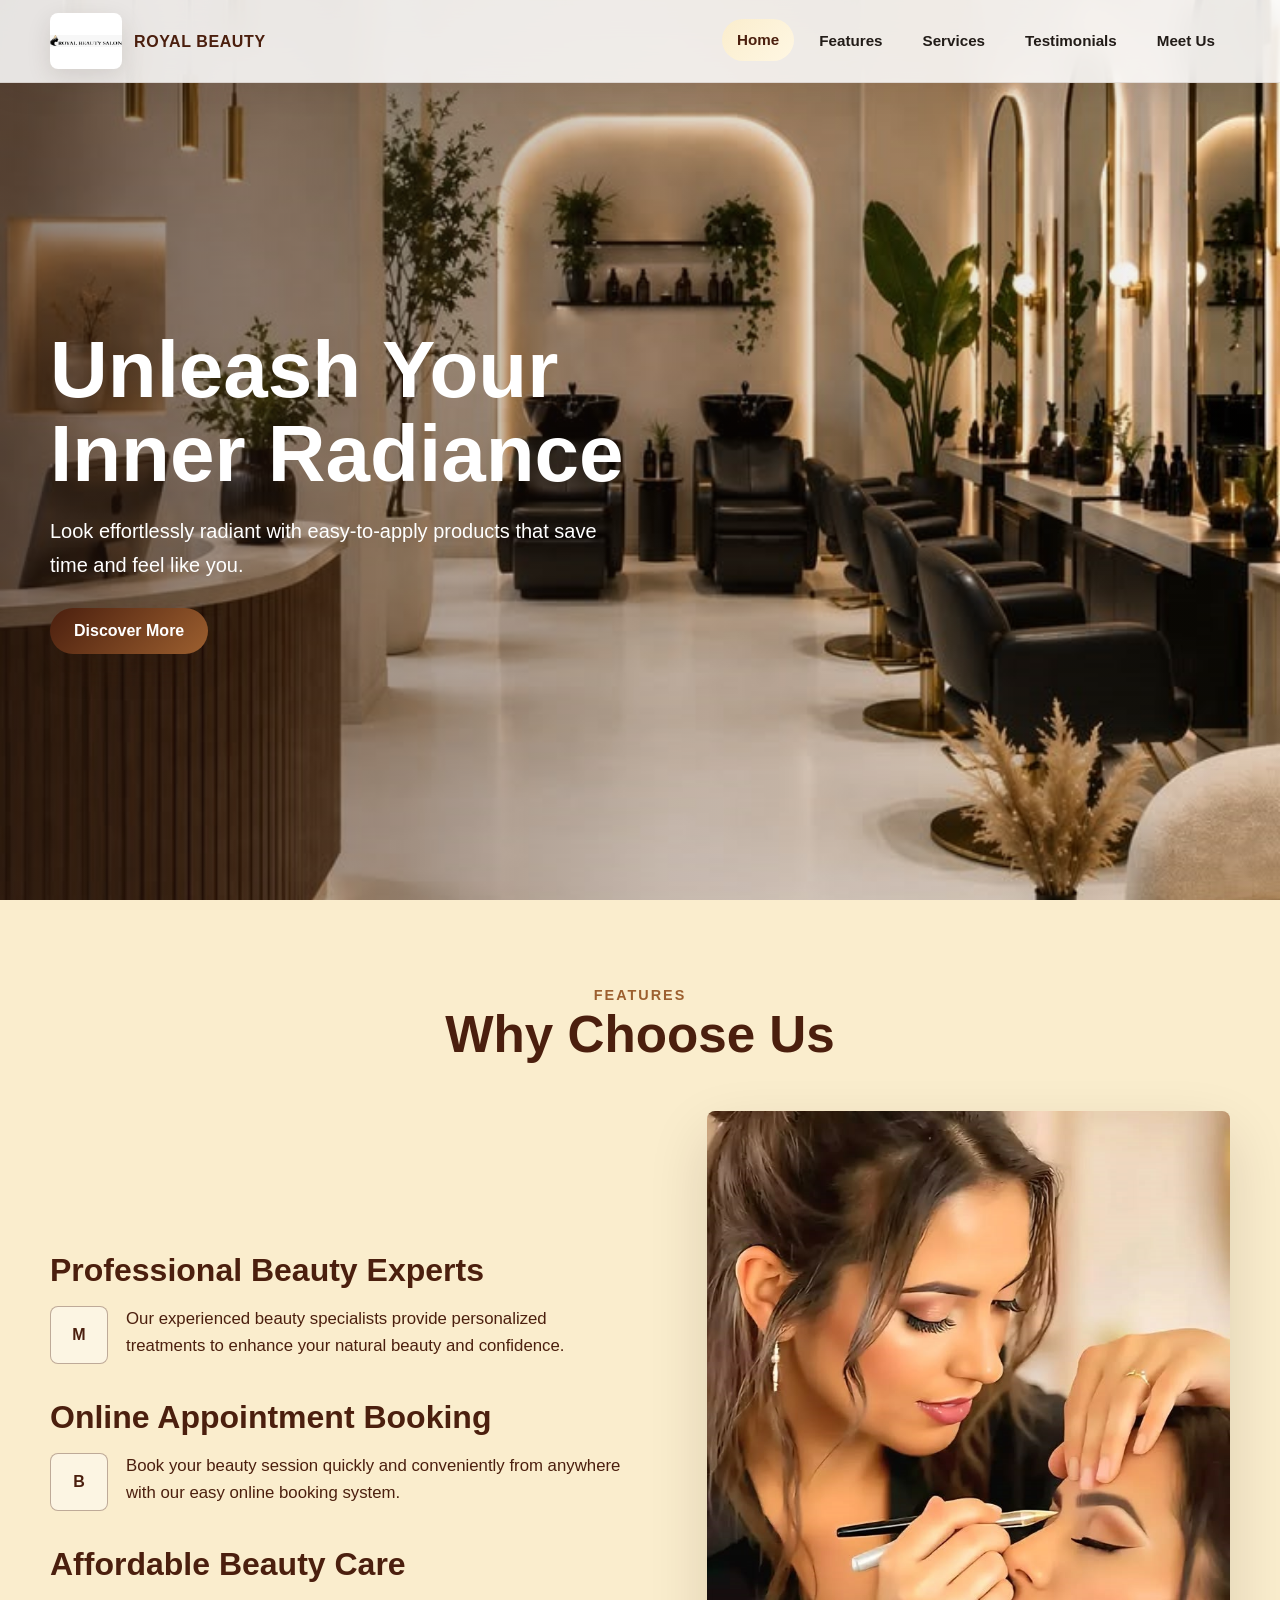
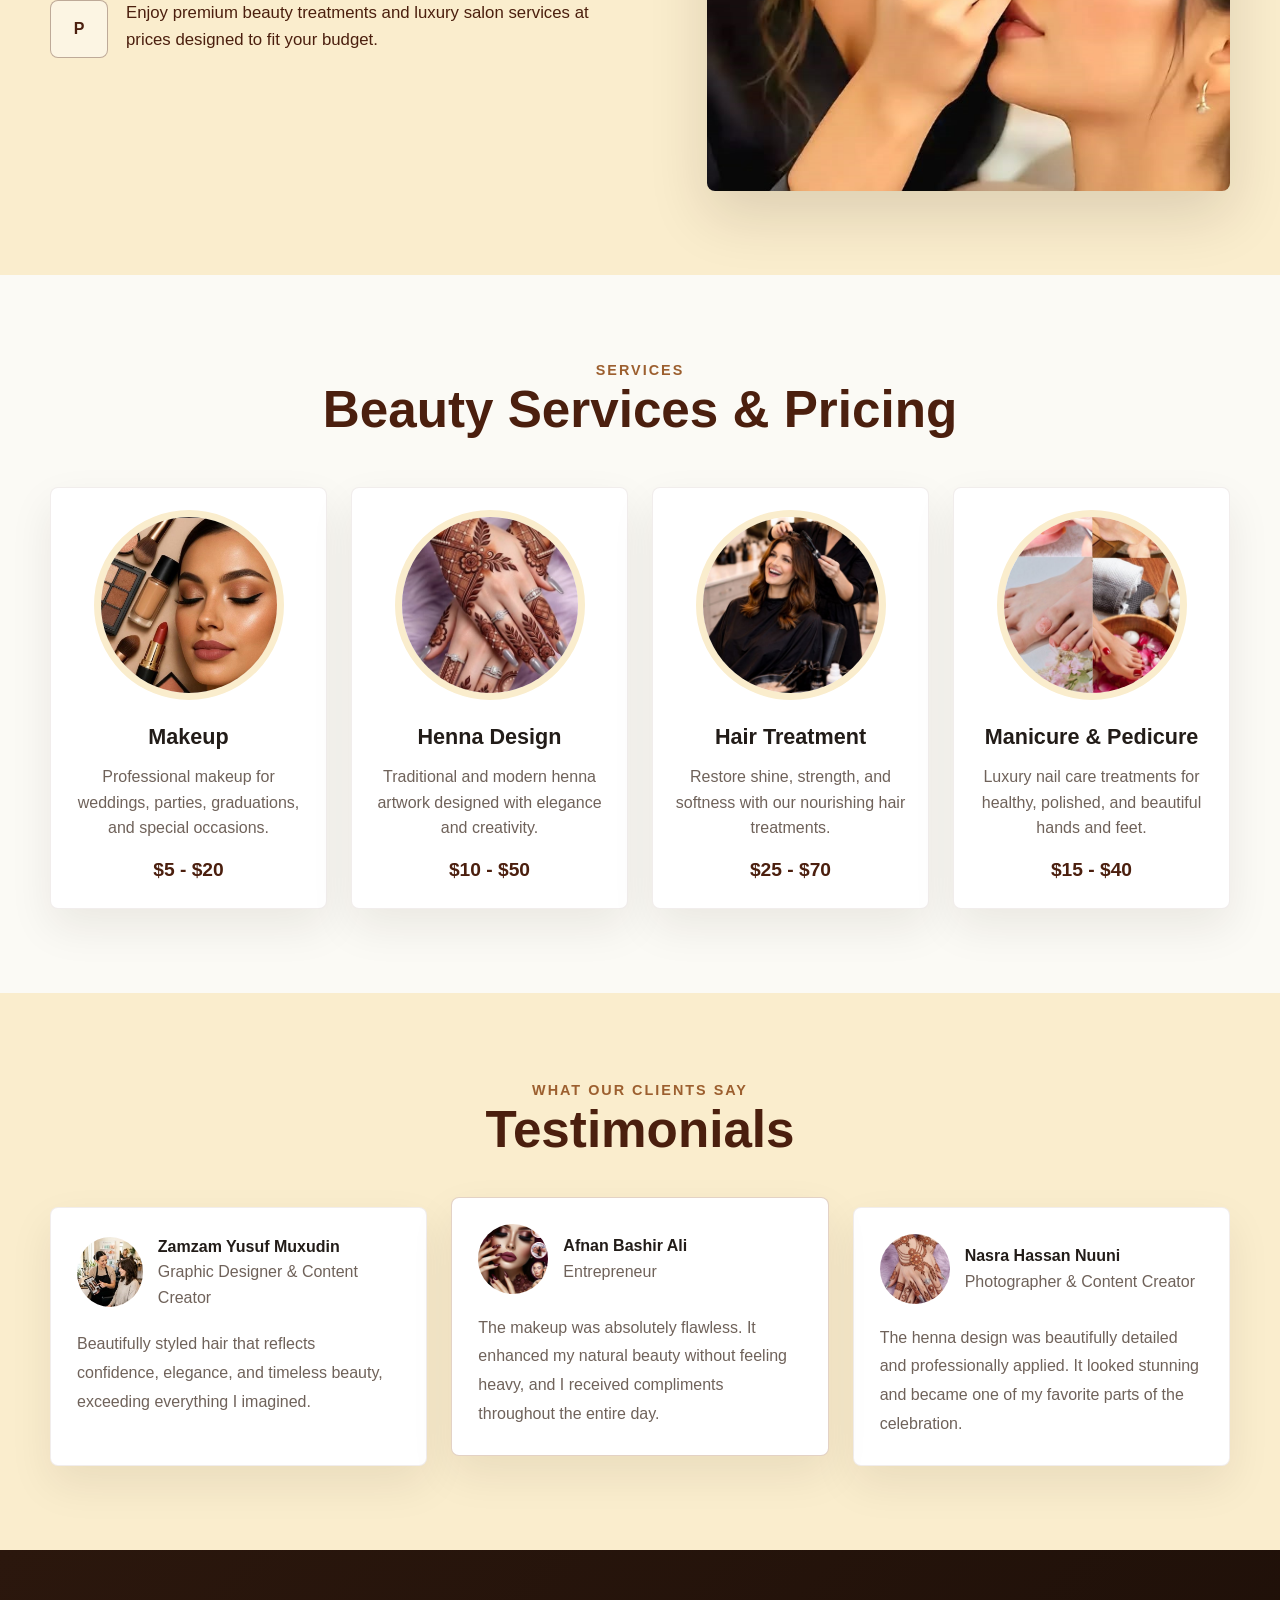
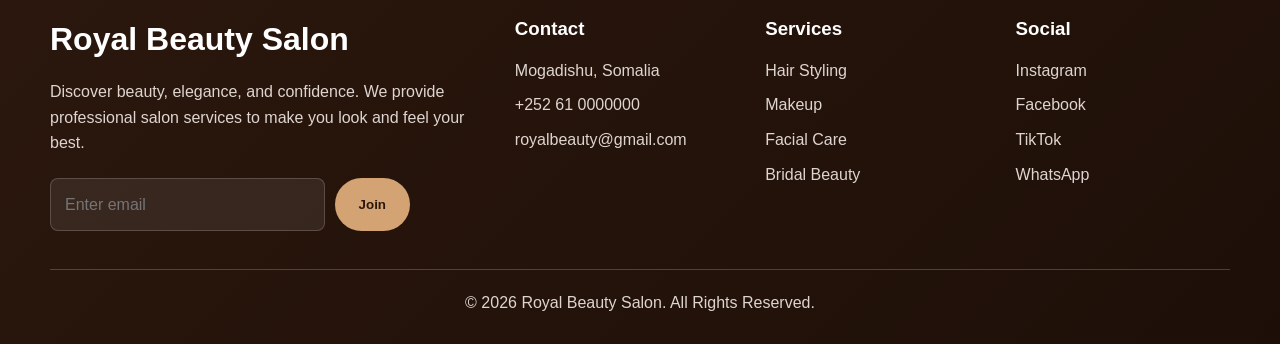
<file: index.html>
<!DOCTYPE html>
<html lang="en">
<head>
    <meta charset="UTF-8">
    <meta name="viewport" content="width=device-width, initial-scale=1.0">
    <title>Royal Beauty Salon | Home</title>
    <link rel="stylesheet" href="./style.css">
</head>
<body>
    <header class="site-header">
        <div class="nav">
            <a class="logo" href="index.html" aria-label="Royal Beauty Salon home">
                <img src="logo.jpeg" alt="Royal Beauty Salon logo">
                <span>Royal Beauty</span>
            </a>

            <input class="nav-toggle" type="checkbox" id="menu-toggle">
            <label class="bar" for="menu-toggle" aria-label="Open navigation">
                <span></span>
                <span></span>
                <span></span>
            </label>

            <nav class="nav-section" aria-label="Main navigation">
                <ul>
                    <li><a class="active" href="index.html">Home</a></li>
                    <li><a href="features.html">Features</a></li>
                    <li><a href="services.html">Services</a></li>
                    <li><a href="testimonials.html">Testimonials</a></li>
                    <li><a href="contact.html">Meet Us</a></li>
                </ul>
            </nav>
        </div>
    </header>

    <main>
        <section id="home" class="hero">
            <div class="hero-content">
                <h1>Unleash Your <br>Inner Radiance</h1>
                <p>Look effortlessly radiant with easy-to-apply products that save time and feel like you.</p>
                <a href="services.html" class="btn">Discover More</a>
            </div>
        </section>

        <section id="feature">
            <div class="title-text">
                <p>FEATURES</p>
                <h2>Why Choose Us</h2>
            </div>

            <div class="feature-box">
                <div class="features">
                    <div>
                        <h3>Professional Beauty Experts</h3>
                        <div class="features-item">
                            <div class="feature-icon">M</div>
                            <div class="feature-text">
                                <p>Our experienced beauty specialists provide personalized treatments to enhance your natural beauty and confidence.</p>
                            </div>
                        </div>
                    </div>

                    <div>
                        <h3>Online Appointment Booking</h3>
                        <div class="features-item">
                            <div class="feature-icon">B</div>
                            <div class="feature-text">
                                <p>Book your beauty session quickly and conveniently from anywhere with our easy online booking system.</p>
                            </div>
                        </div>
                    </div>

                    <div>
                        <h3>Affordable Beauty Care</h3>
                        <div class="features-item">
                            <div class="feature-icon">P</div>
                            <div class="feature-text">
                                <p>Enjoy premium beauty treatments and luxury salon services at prices designed to fit your budget.</p>
                            </div>
                        </div>
                    </div>
                </div>

                <div class="features-img">
                    <img src="f2.jpg" alt="Beauty salon service">
                </div>
            </div>
        </section>

        <section class="service" id="services">
            <div class="section-heading">
                <p>SERVICES</p>
                <h2>Beauty Services & Pricing</h2>
            </div>

            <div class="service-grid">
                <article class="service-card">
                    <img src="4.jpg" alt="Makeup service">
                    <h3>Makeup</h3>
                    <p>Professional makeup for weddings, parties, graduations, and special occasions.</p>
                    <span>$5 - $20</span>
                </article>

                <article class="service-card">
                    <img src="5.jpg" alt="Henna design">
                    <h3>Henna Design</h3>
                    <p>Traditional and modern henna artwork designed with elegance and creativity.</p>
                    <span>$10 - $50</span>
                </article>

                <article class="service-card">
                    <img src="1.jpg" alt="Hair treatment">
                    <h3>Hair Treatment</h3>
                    <p>Restore shine, strength, and softness with our nourishing hair treatments.</p>
                    <span>$25 - $70</span>
                </article>

                <article class="service-card">
                    <img src="33.jpg" alt="Manicure and pedicure">
                    <h3>Manicure & Pedicure</h3>
                    <p>Luxury nail care treatments for healthy, polished, and beautiful hands and feet.</p>
                    <span>$15 - $40</span>
                </article>
            </div>
        </section>

        <section class="testimonials" id="testimonial">
            <div class="title">
                <span>What Our Clients Say</span>
                <h2>Testimonials</h2>
            </div>

            <div class="testimonial-container">
                <article class="card">
                    <div class="profile">
                        <img src="test2.jpg" alt="Hair client">
                        <div class="profile-info">
                            <h3>Zamzam Yusuf Muxudin</h3>
                            <p>Graphic Designer & Content Creator</p>
                        </div>
                    </div>
                    <p class="text">Beautifully styled hair that reflects confidence, elegance, and timeless beauty, exceeding everything I imagined.</p>
                </article>

                <article class="card active-card">
                    <div class="profile">
                        <img src="feature pic.jpg" alt="Makeup client">
                        <div class="profile-info">
                            <h3>Afnan Bashir Ali</h3>
                            <p>Entrepreneur</p>
                        </div>
                    </div>
                    <p class="text">The makeup was absolutely flawless. It enhanced my natural beauty without feeling heavy, and I received compliments throughout the entire day.</p>
                </article>

                <article class="card">
                    <div class="profile">
                        <img src="test5.jpg" alt="Henna client">
                        <div class="profile-info">
                            <h3>Nasra Hassan Nuuni</h3>
                            <p>Photographer & Content Creator</p>
                        </div>
                    </div>
                    <p class="text">The henna design was beautifully detailed and professionally applied. It looked stunning and became one of my favorite parts of the celebration.</p>
                </article>
            </div>
        </section>
    </main>

    <footer class="footer" id="contact">
        <div class="footer-container">
            <div class="footer-brand">
                <h2>Royal Beauty Salon</h2>
                <p>Discover beauty, elegance, and confidence. We provide professional salon services to make you look and feel your best.</p>
                <form class="subscribe">
                    <input type="email" placeholder="Enter email" aria-label="Email address">
                    <button type="submit">Join</button>
                </form>
            </div>

            <div class="footer-info">
                <h3>Contact</h3>
                <p>Mogadishu, Somalia</p>
                <p>+252 61 0000000</p>
                <p>royalbeauty@gmail.com</p>
            </div>

            <div class="footer-info">
                <h3>Services</h3>
                <p>Hair Styling</p>
                <p>Makeup</p>
                <p>Facial Care</p>
                <p>Bridal Beauty</p>
            </div>

            <div class="footer-info">
                <h3>Social</h3>
                <p>Instagram</p>
                <p>Facebook</p>
                <p>TikTok</p>
                <p>WhatsApp</p>
            </div>
        </div>

        <div class="footer-bottom">
            <p>&copy; 2026 Royal Beauty Salon. All Rights Reserved.</p>
        </div>
    </footer>
</body>
</html>
</file>
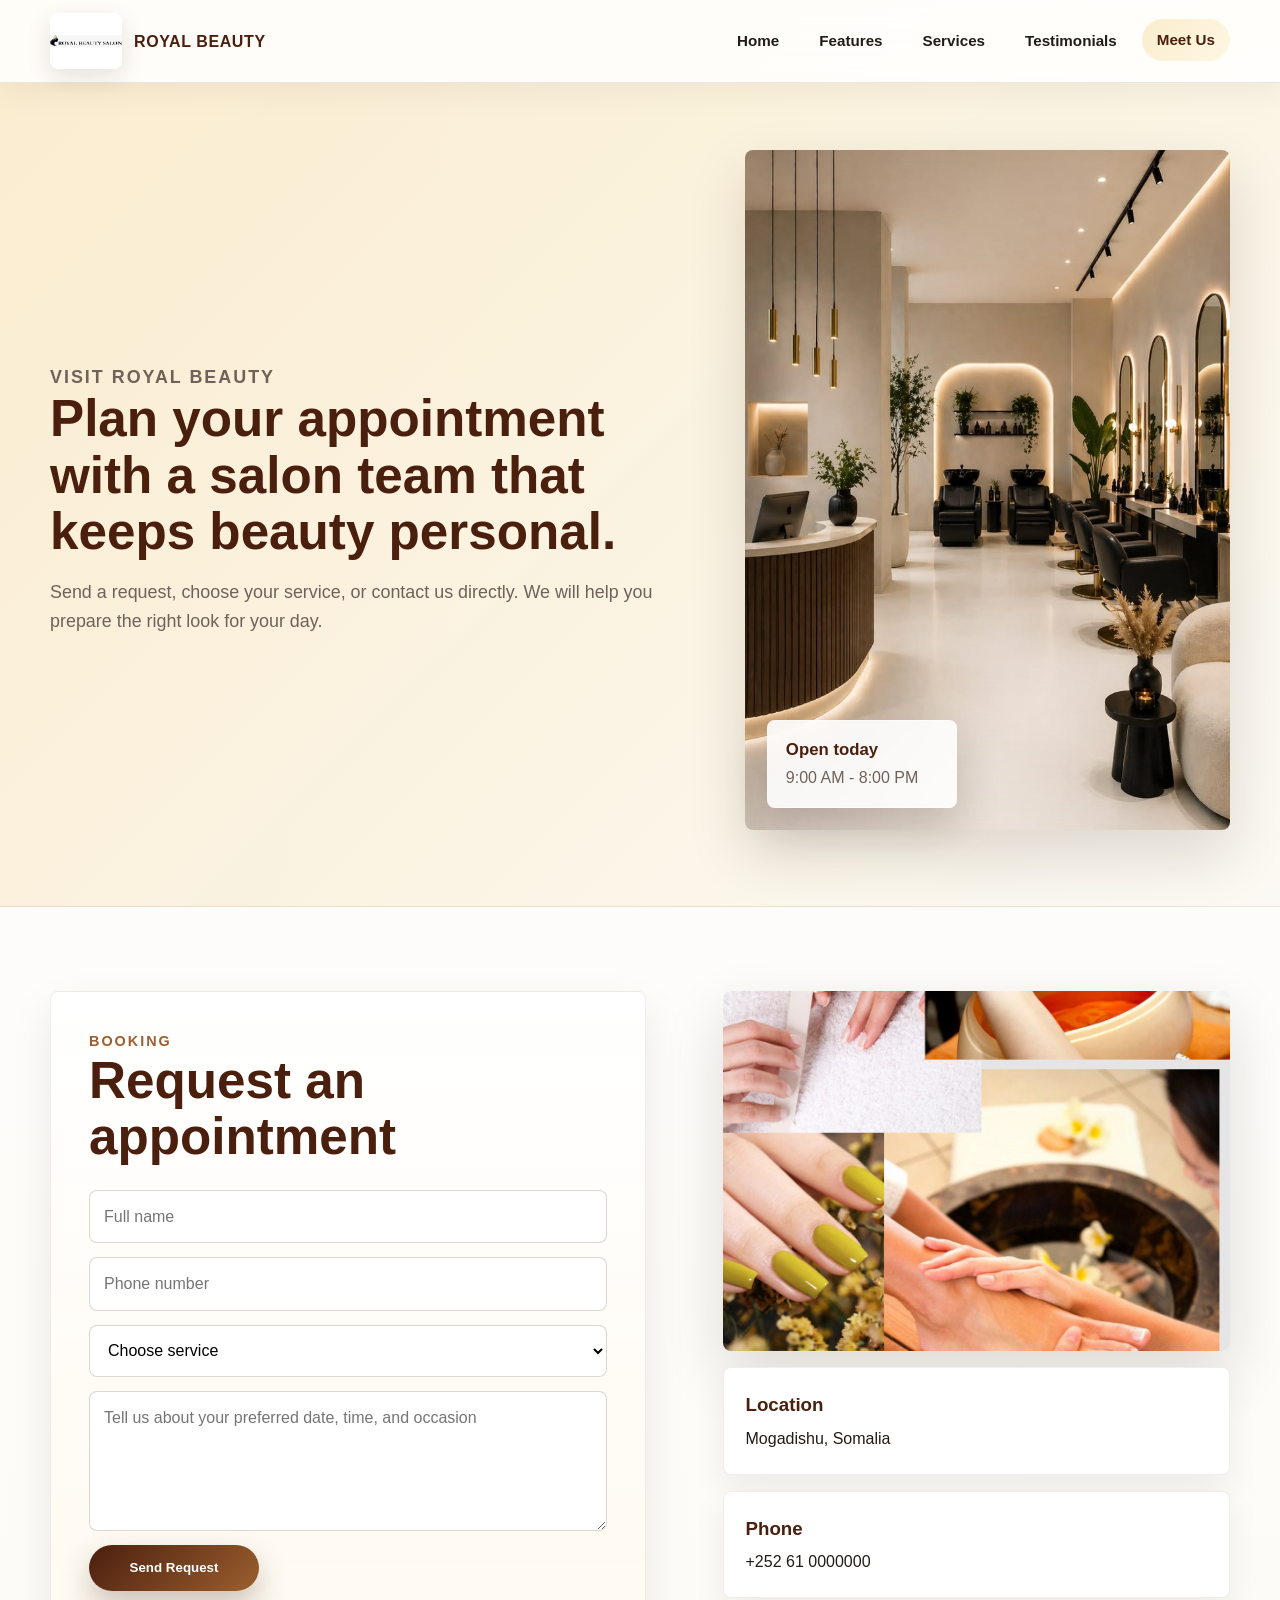
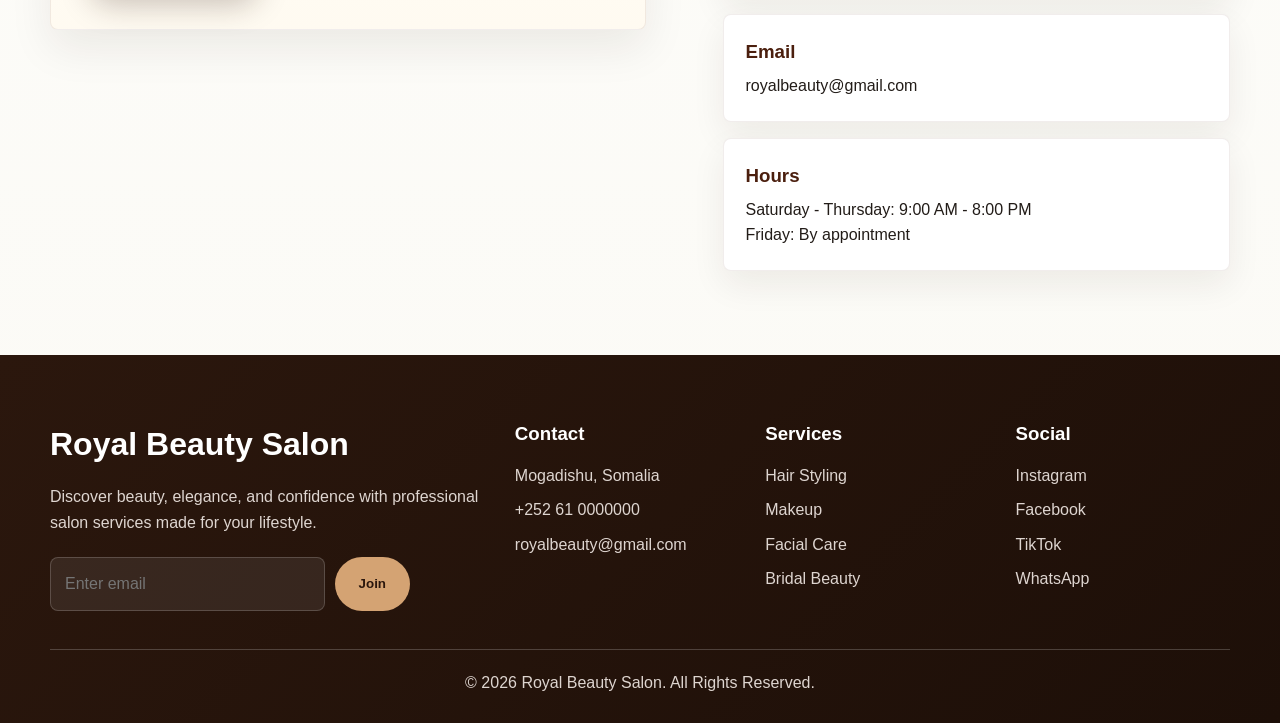
<file: contact.html>
<!DOCTYPE html>
<html lang="en">
<head>
    <meta charset="UTF-8">
    <meta name="viewport" content="width=device-width, initial-scale=1.0">
    <title>Royal Beauty Salon | Meet Us</title>
    <link rel="stylesheet" href="./style.css">
</head>
<body>
    <header class="site-header">
        <div class="nav">
            <a class="logo" href="index.html" aria-label="Royal Beauty Salon home"><img src="logo.jpeg" alt="Royal Beauty Salon logo"><span>Royal Beauty</span></a>
            <input class="nav-toggle" type="checkbox" id="menu-toggle">
            <label class="bar" for="menu-toggle" aria-label="Open navigation"><span></span><span></span><span></span></label>
            <nav class="nav-section" aria-label="Main navigation">
                <ul>
                    <li><a href="index.html">Home</a></li>
                    <li><a href="features.html">Features</a></li>
                    <li><a href="services.html">Services</a></li>
                    <li><a href="testimonials.html">Testimonials</a></li>
                    <li><a class="active" href="contact.html">Meet Us</a></li>
                </ul>
            </nav>
        </div>
    </header>

    <main>
        <section class="page-hero">
            <div class="page-hero-inner">
                <div>
                    <p class="eyebrow">Visit Royal Beauty</p>
                    <h1>Plan your appointment with a salon team that keeps beauty personal.</h1>
                    <p>Send a request, choose your service, or contact us directly. We will help you prepare the right look for your day.</p>
                </div>
                <div class="contact-hero-card">
                    <img class="page-image" src="hero pic.jpg" alt="Modern Royal Beauty Salon interior">
                    <div class="hero-note">
                        <strong>Open today</strong>
                        <span>9:00 AM - 8:00 PM</span>
                    </div>
                </div>
            </div>
        </section>

        <section class="page-section">
            <div class="contact-layout">
                <div class="contact-panel">
                    <div class="section-heading">
                        <p>BOOKING</p>
                        <h2>Request an appointment</h2>
                    </div>
                    <form class="contact-form">
                        <input type="text" placeholder="Full name" aria-label="Full name">
                        <input type="tel" placeholder="Phone number" aria-label="Phone number">
                        <select aria-label="Service">
                            <option>Choose service</option>
                            <option>Makeup</option>
                            <option>Henna Design</option>
                            <option>Hair Treatment</option>
                            <option>Manicure & Pedicure</option>
                        </select>
                        <textarea placeholder="Tell us about your preferred date, time, and occasion" aria-label="Appointment details"></textarea>
                        <button type="submit">Send Request</button>
                    </form>
                </div>

                <div class="contact-details">
                    <img class="contact-photo" src="3.png" alt="Salon manicure and pedicure collage">
                    <article><h3>Location</h3><p>Mogadishu, Somalia</p></article>
                    <article><h3>Phone</h3><p>+252 61 0000000</p></article>
                    <article><h3>Email</h3><p>royalbeauty@gmail.com</p></article>
                    <article><h3>Hours</h3><p>Saturday - Thursday: 9:00 AM - 8:00 PM</p><p>Friday: By appointment</p></article>
                </div>
            </div>
        </section>
    </main>

    <footer class="footer">
        <div class="footer-container">
            <div class="footer-brand"><h2>Royal Beauty Salon</h2><p>Discover beauty, elegance, and confidence with professional salon services made for your lifestyle.</p><form class="subscribe"><input type="email" placeholder="Enter email" aria-label="Email address"><button type="submit">Join</button></form></div>
            <div class="footer-info"><h3>Contact</h3><p>Mogadishu, Somalia</p><p>+252 61 0000000</p><p>royalbeauty@gmail.com</p></div>
            <div class="footer-info"><h3>Services</h3><p>Hair Styling</p><p>Makeup</p><p>Facial Care</p><p>Bridal Beauty</p></div>
            <div class="footer-info"><h3>Social</h3><p>Instagram</p><p>Facebook</p><p>TikTok</p><p>WhatsApp</p></div>
        </div>
        <div class="footer-bottom"><p>&copy; 2026 Royal Beauty Salon. All Rights Reserved.</p></div>
    </footer>
</body>
</html>
</file>
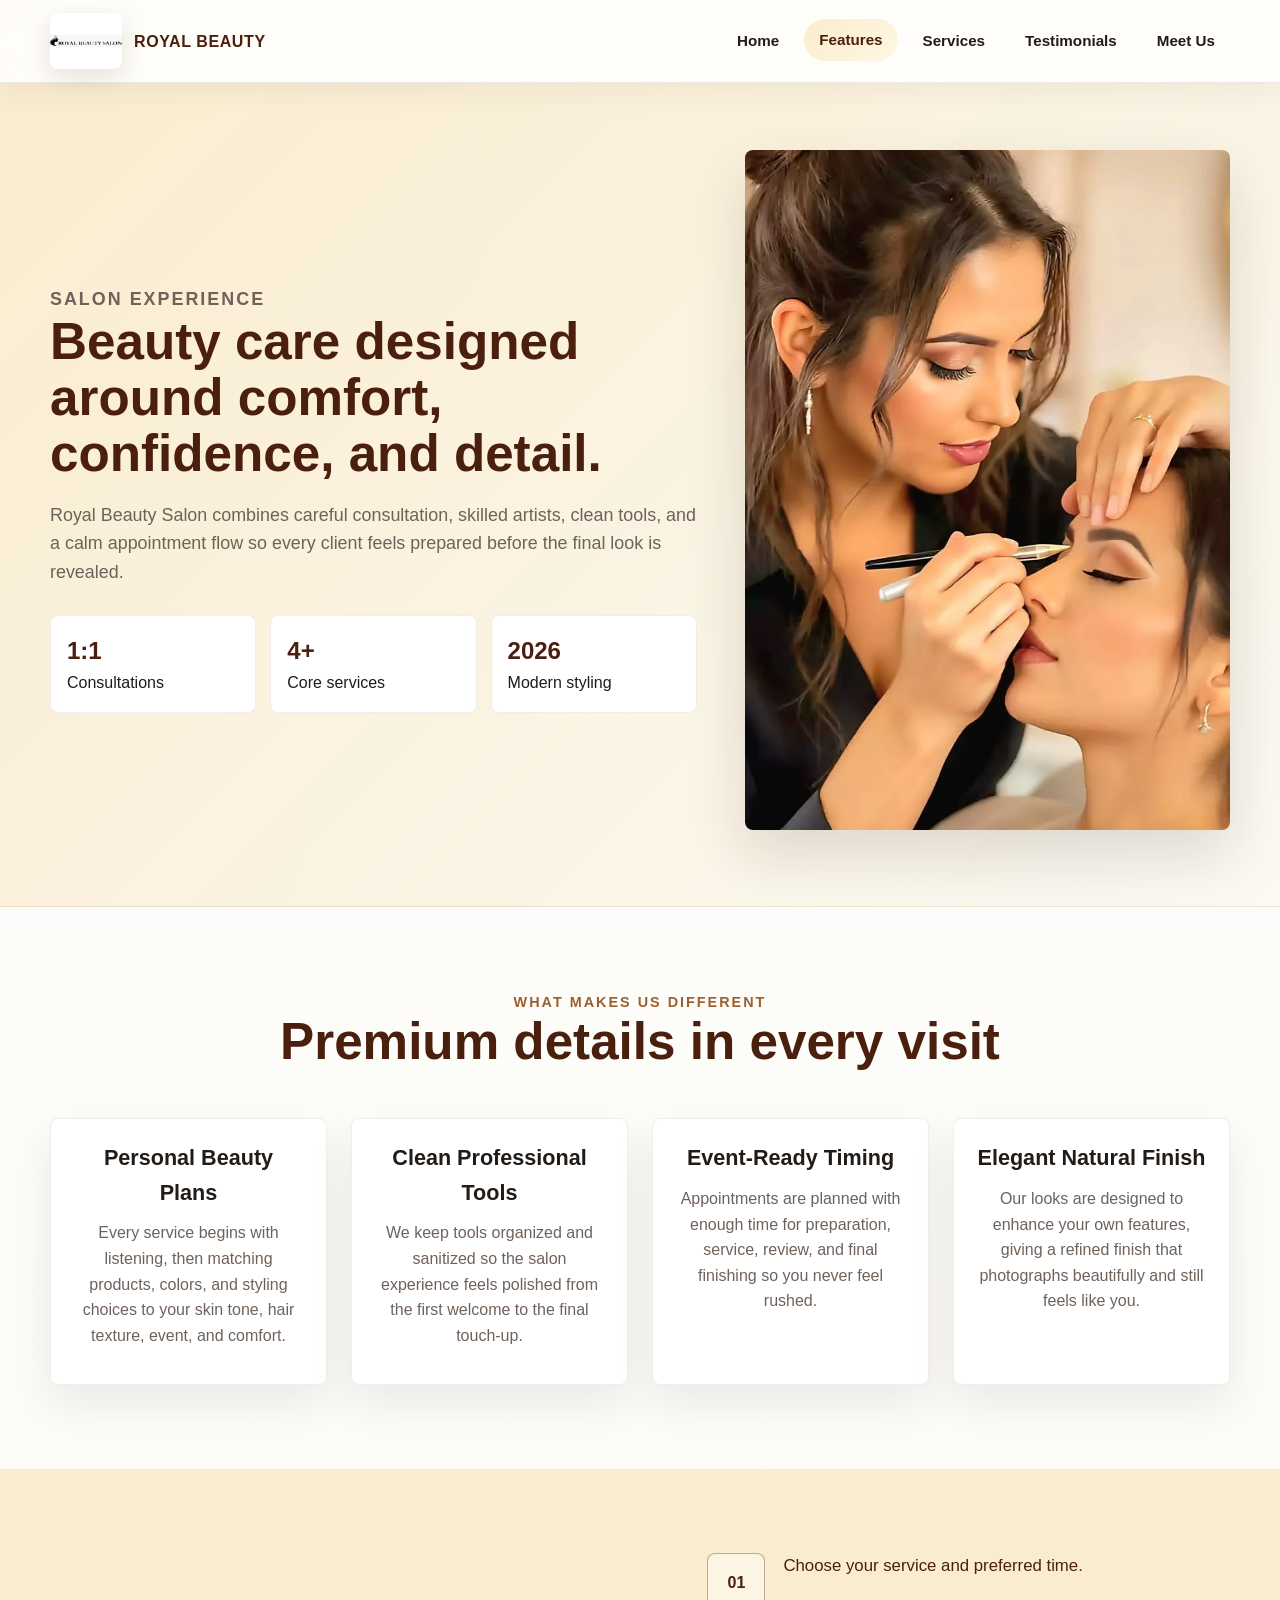
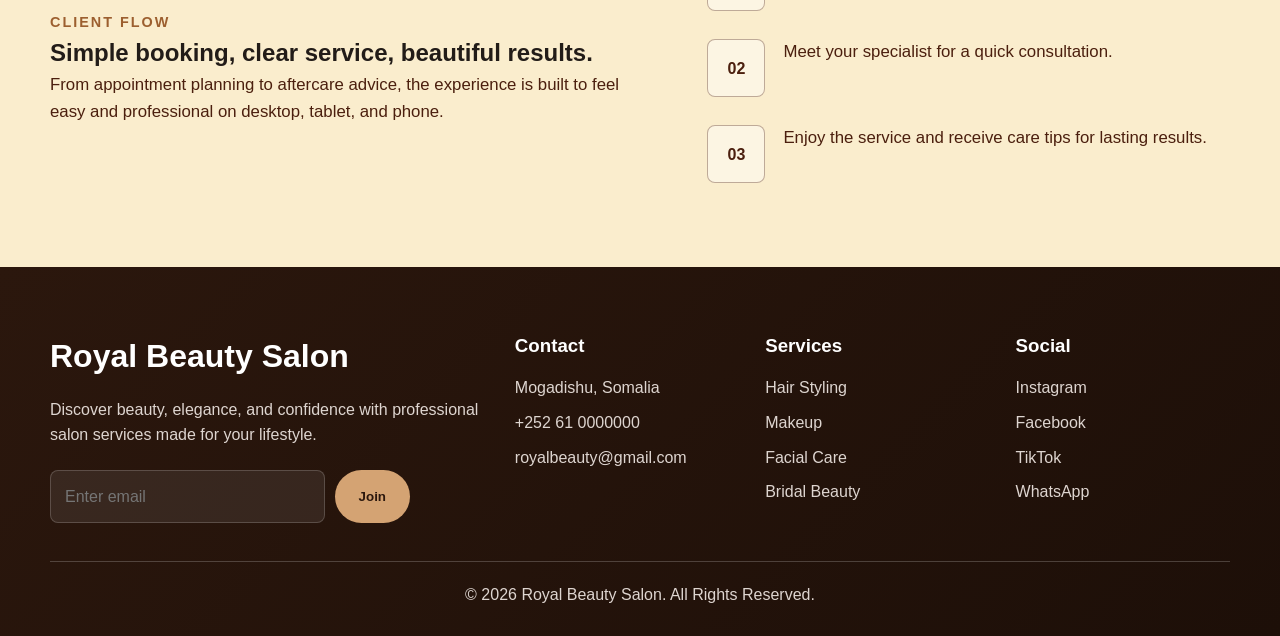
<file: features.html>
<!DOCTYPE html>
<html lang="en">
<head>
    <meta charset="UTF-8">
    <meta name="viewport" content="width=device-width, initial-scale=1.0">
    <title>Royal Beauty Salon | Features</title>
    <link rel="stylesheet" href="./style.css">
</head>
<body>
    <header class="site-header">
        <div class="nav">
            <a class="logo" href="index.html" aria-label="Royal Beauty Salon home">
                <img src="logo.jpeg" alt="Royal Beauty Salon logo">
                <span>Royal Beauty</span>
            </a>
            <input class="nav-toggle" type="checkbox" id="menu-toggle">
            <label class="bar" for="menu-toggle" aria-label="Open navigation"><span></span><span></span><span></span></label>
            <nav class="nav-section" aria-label="Main navigation">
                <ul>
                    <li><a href="index.html">Home</a></li>
                    <li><a class="active" href="features.html">Features</a></li>
                    <li><a href="services.html">Services</a></li>
                    <li><a href="testimonials.html">Testimonials</a></li>
                    <li><a href="contact.html">Meet Us</a></li>
                </ul>
            </nav>
        </div>
    </header>

    <main>
        <section class="page-hero">
            <div class="page-hero-inner">
                <div>
                    <p class="eyebrow">Salon Experience</p>
                    <h1>Beauty care designed around comfort, confidence, and detail.</h1>
                    <p>Royal Beauty Salon combines careful consultation, skilled artists, clean tools, and a calm appointment flow so every client feels prepared before the final look is revealed.</p>
                    <div class="stat-row">
                        <div class="stat"><strong>1:1</strong><span>Consultations</span></div>
                        <div class="stat"><strong>4+</strong><span>Core services</span></div>
                        <div class="stat"><strong>2026</strong><span>Modern styling</span></div>
                    </div>
                </div>
                <img class="page-image" src="f2.jpg" alt="Salon beauty feature">
            </div>
        </section>

        <section class="page-section">
            <div class="section-heading">
                <p>WHAT MAKES US DIFFERENT</p>
                <h2>Premium details in every visit</h2>
            </div>
            <div class="value-grid">
                <article class="value-card">
                    <h3>Personal Beauty Plans</h3>
                    <p>Every service begins with listening, then matching products, colors, and styling choices to your skin tone, hair texture, event, and comfort.</p>
                </article>
                <article class="value-card">
                    <h3>Clean Professional Tools</h3>
                    <p>We keep tools organized and sanitized so the salon experience feels polished from the first welcome to the final touch-up.</p>
                </article>
                <article class="value-card">
                    <h3>Event-Ready Timing</h3>
                    <p>Appointments are planned with enough time for preparation, service, review, and final finishing so you never feel rushed.</p>
                </article>
                <article class="value-card">
                    <h3>Elegant Natural Finish</h3>
                    <p>Our looks are designed to enhance your own features, giving a refined finish that photographs beautifully and still feels like you.</p>
                </article>
            </div>
        </section>

        <section class="page-section soft-band">
            <div class="split-layout">
                <div>
                    <p class="eyebrow">Client Flow</p>
                    <h2>Simple booking, clear service, beautiful results.</h2>
                    <p class="lead">From appointment planning to aftercare advice, the experience is built to feel easy and professional on desktop, tablet, and phone.</p>
                </div>
                <div class="features">
                    <div class="features-item">
                        <div class="feature-icon">01</div>
                        <div class="feature-text"><p>Choose your service and preferred time.</p></div>
                    </div>
                    <div class="features-item">
                        <div class="feature-icon">02</div>
                        <div class="feature-text"><p>Meet your specialist for a quick consultation.</p></div>
                    </div>
                    <div class="features-item">
                        <div class="feature-icon">03</div>
                        <div class="feature-text"><p>Enjoy the service and receive care tips for lasting results.</p></div>
                    </div>
                </div>
            </div>
        </section>
    </main>

    <footer class="footer">
        <div class="footer-container">
            <div class="footer-brand">
                <h2>Royal Beauty Salon</h2>
                <p>Discover beauty, elegance, and confidence with professional salon services made for your lifestyle.</p>
                <form class="subscribe"><input type="email" placeholder="Enter email" aria-label="Email address"><button type="submit">Join</button></form>
            </div>
            <div class="footer-info"><h3>Contact</h3><p>Mogadishu, Somalia</p><p>+252 61 0000000</p><p>royalbeauty@gmail.com</p></div>
            <div class="footer-info"><h3>Services</h3><p>Hair Styling</p><p>Makeup</p><p>Facial Care</p><p>Bridal Beauty</p></div>
            <div class="footer-info"><h3>Social</h3><p>Instagram</p><p>Facebook</p><p>TikTok</p><p>WhatsApp</p></div>
        </div>
        <div class="footer-bottom"><p>&copy; 2026 Royal Beauty Salon. All Rights Reserved.</p></div>
    </footer>
</body>
</html>
</file>
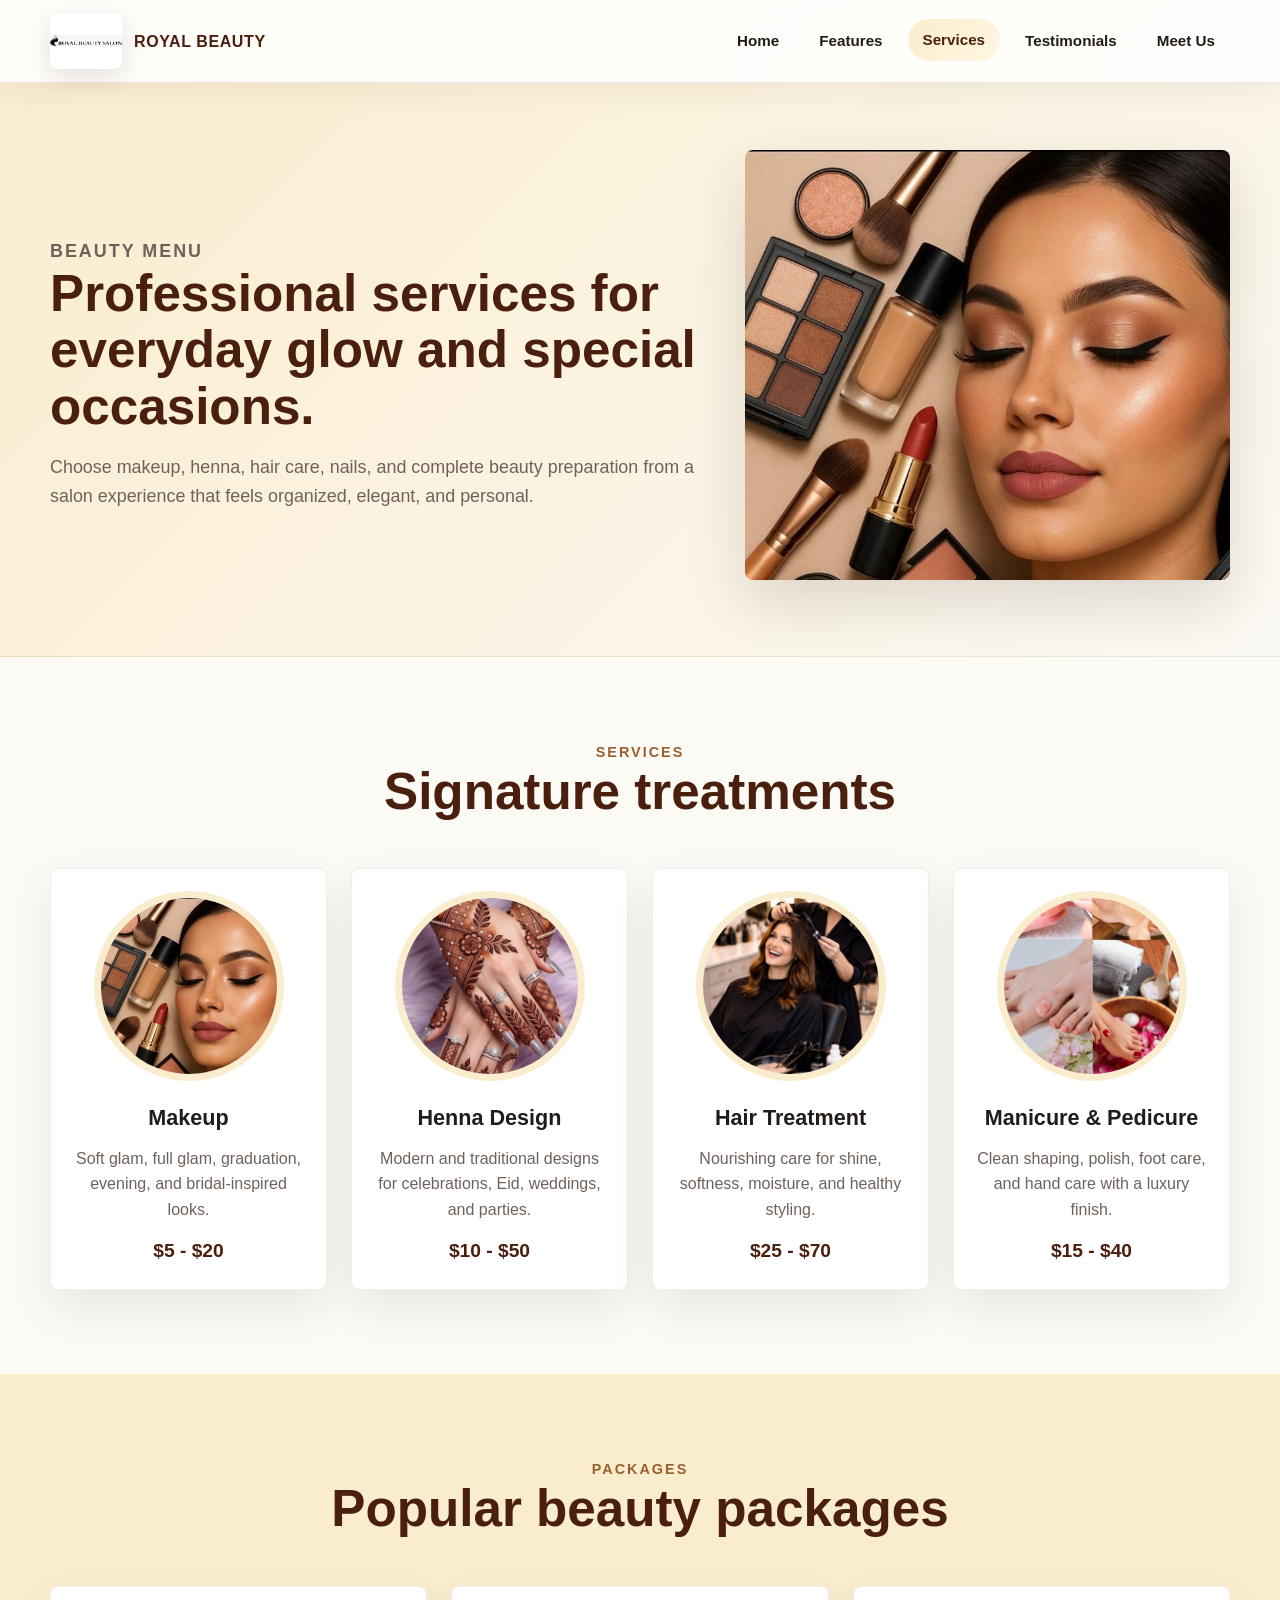
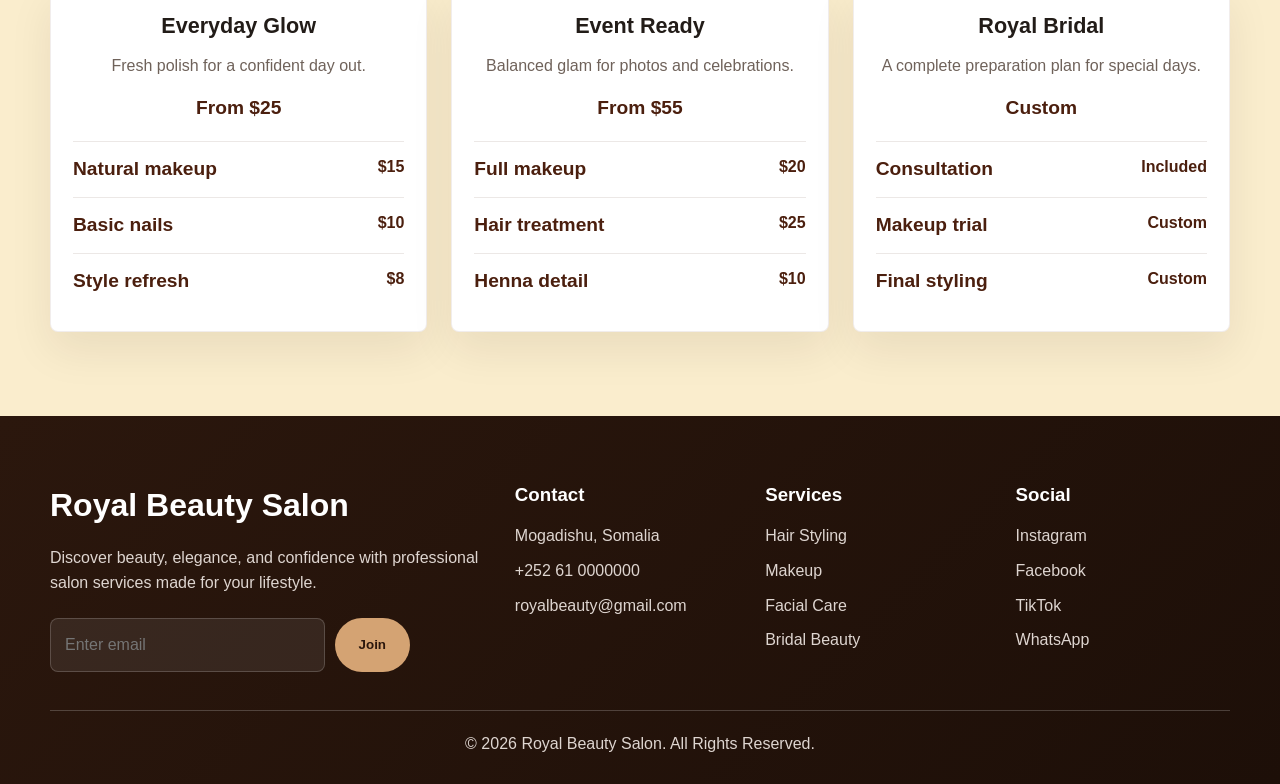
<file: services.html>
<!DOCTYPE html>
<html lang="en">
<head>
    <meta charset="UTF-8">
    <meta name="viewport" content="width=device-width, initial-scale=1.0">
    <title>Royal Beauty Salon | Services</title>
    <link rel="stylesheet" href="./style.css">
</head>
<body>
    <header class="site-header">
        <div class="nav">
            <a class="logo" href="index.html" aria-label="Royal Beauty Salon home"><img src="logo.jpeg" alt="Royal Beauty Salon logo"><span>Royal Beauty</span></a>
            <input class="nav-toggle" type="checkbox" id="menu-toggle">
            <label class="bar" for="menu-toggle" aria-label="Open navigation"><span></span><span></span><span></span></label>
            <nav class="nav-section" aria-label="Main navigation">
                <ul>
                    <li><a href="index.html">Home</a></li>
                    <li><a href="features.html">Features</a></li>
                    <li><a class="active" href="services.html">Services</a></li>
                    <li><a href="testimonials.html">Testimonials</a></li>
                    <li><a href="contact.html">Meet Us</a></li>
                </ul>
            </nav>
        </div>
    </header>

    <main>
        <section class="page-hero">
            <div class="page-hero-inner">
                <div>
                    <p class="eyebrow">Beauty Menu</p>
                    <h1>Professional services for everyday glow and special occasions.</h1>
                    <p>Choose makeup, henna, hair care, nails, and complete beauty preparation from a salon experience that feels organized, elegant, and personal.</p>
                </div>
                <img class="page-image" src="4.jpg" alt="Professional makeup service">
            </div>
        </section>

        <section class="service">
            <div class="section-heading">
                <p>SERVICES</p>
                <h2>Signature treatments</h2>
            </div>
            <div class="service-grid">
                <article class="service-card"><img src="4.jpg" alt="Makeup"><h3>Makeup</h3><p>Soft glam, full glam, graduation, evening, and bridal-inspired looks.</p><span>$5 - $20</span></article>
                <article class="service-card"><img src="5.jpg" alt="Henna design"><h3>Henna Design</h3><p>Modern and traditional designs for celebrations, Eid, weddings, and parties.</p><span>$10 - $50</span></article>
                <article class="service-card"><img src="1.jpg" alt="Hair treatment"><h3>Hair Treatment</h3><p>Nourishing care for shine, softness, moisture, and healthy styling.</p><span>$25 - $70</span></article>
                <article class="service-card"><img src="33.jpg" alt="Manicure and pedicure"><h3>Manicure & Pedicure</h3><p>Clean shaping, polish, foot care, and hand care with a luxury finish.</p><span>$15 - $40</span></article>
            </div>
        </section>

        <section class="page-section soft-band">
            <div class="section-heading">
                <p>PACKAGES</p>
                <h2>Popular beauty packages</h2>
            </div>
            <div class="pricing-grid">
                <article class="price-card">
                    <h3>Everyday Glow</h3>
                    <p>Fresh polish for a confident day out.</p>
                    <span>From $25</span>
                    <ul class="price-list">
                        <li><span>Natural makeup</span><strong>$15</strong></li>
                        <li><span>Basic nails</span><strong>$10</strong></li>
                        <li><span>Style refresh</span><strong>$8</strong></li>
                    </ul>
                </article>
                <article class="price-card">
                    <h3>Event Ready</h3>
                    <p>Balanced glam for photos and celebrations.</p>
                    <span>From $55</span>
                    <ul class="price-list">
                        <li><span>Full makeup</span><strong>$20</strong></li>
                        <li><span>Hair treatment</span><strong>$25</strong></li>
                        <li><span>Henna detail</span><strong>$10</strong></li>
                    </ul>
                </article>
                <article class="price-card">
                    <h3>Royal Bridal</h3>
                    <p>A complete preparation plan for special days.</p>
                    <span>Custom</span>
                    <ul class="price-list">
                        <li><span>Consultation</span><strong>Included</strong></li>
                        <li><span>Makeup trial</span><strong>Custom</strong></li>
                        <li><span>Final styling</span><strong>Custom</strong></li>
                    </ul>
                </article>
            </div>
        </section>
    </main>

    <footer class="footer">
        <div class="footer-container">
            <div class="footer-brand"><h2>Royal Beauty Salon</h2><p>Discover beauty, elegance, and confidence with professional salon services made for your lifestyle.</p><form class="subscribe"><input type="email" placeholder="Enter email" aria-label="Email address"><button type="submit">Join</button></form></div>
            <div class="footer-info"><h3>Contact</h3><p>Mogadishu, Somalia</p><p>+252 61 0000000</p><p>royalbeauty@gmail.com</p></div>
            <div class="footer-info"><h3>Services</h3><p>Hair Styling</p><p>Makeup</p><p>Facial Care</p><p>Bridal Beauty</p></div>
            <div class="footer-info"><h3>Social</h3><p>Instagram</p><p>Facebook</p><p>TikTok</p><p>WhatsApp</p></div>
        </div>
        <div class="footer-bottom"><p>&copy; 2026 Royal Beauty Salon. All Rights Reserved.</p></div>
    </footer>
</body>
</html>
</file>
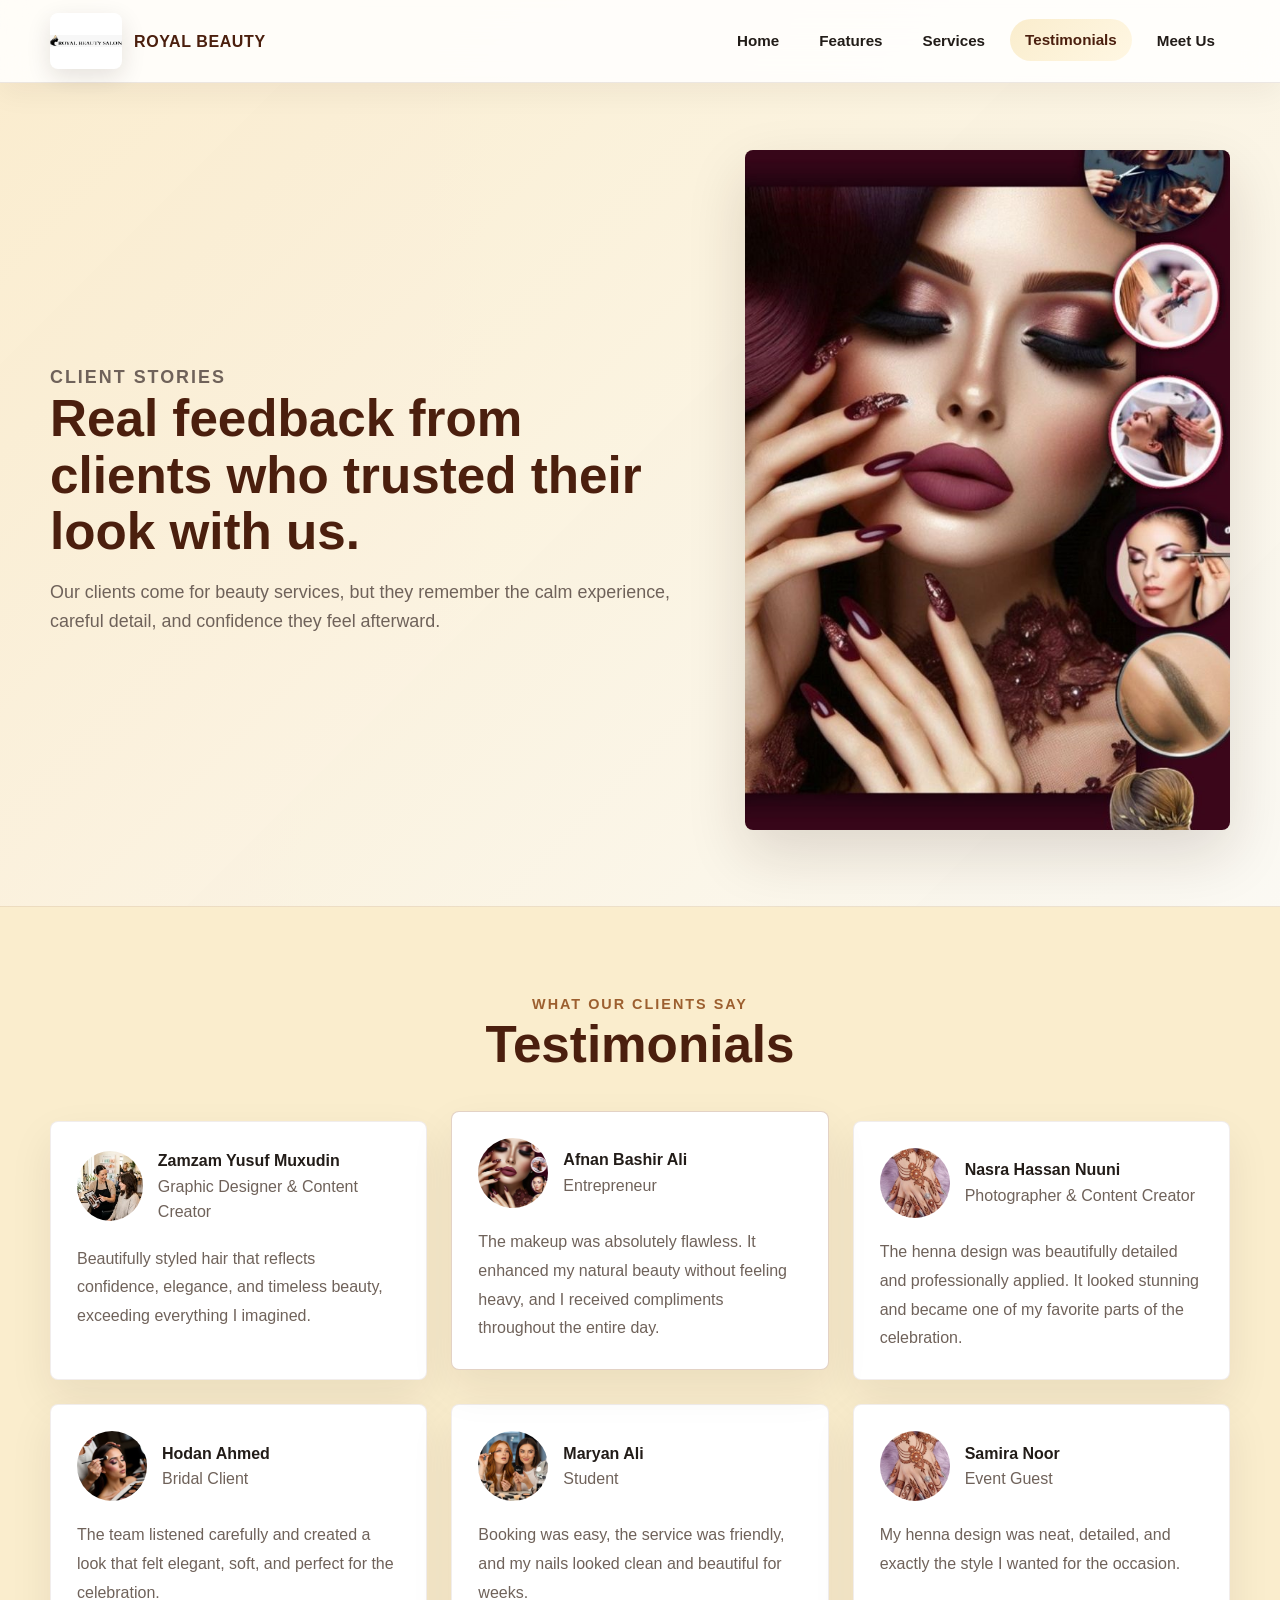
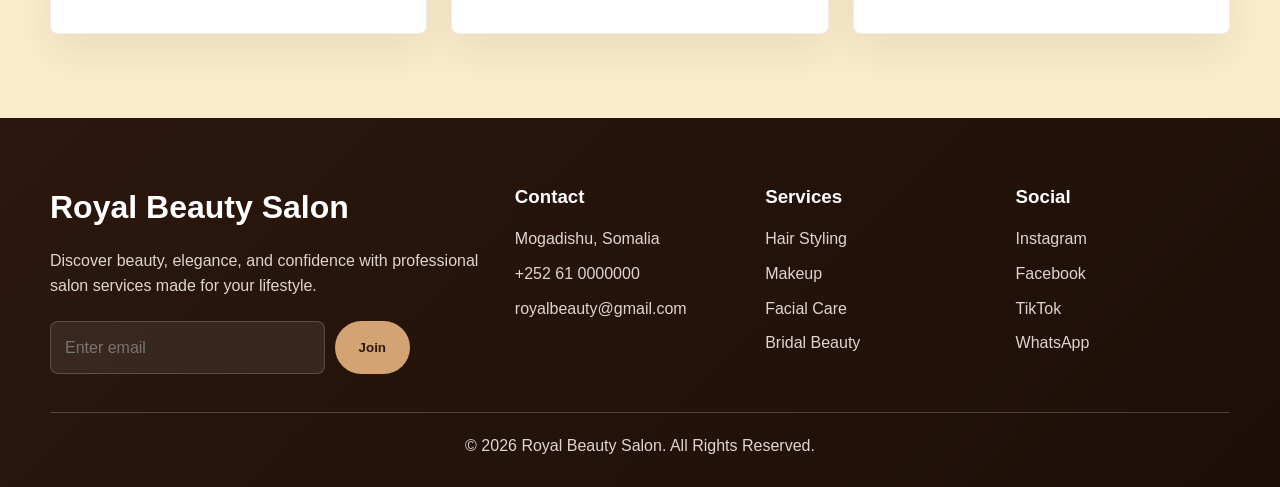
<file: testimonials.html>
<!DOCTYPE html>
<html lang="en">
<head>
    <meta charset="UTF-8">
    <meta name="viewport" content="width=device-width, initial-scale=1.0">
    <title>Royal Beauty Salon | Testimonials</title>
    <link rel="stylesheet" href="./style.css">
</head>
<body>
    <header class="site-header">
        <div class="nav">
            <a class="logo" href="index.html" aria-label="Royal Beauty Salon home"><img src="logo.jpeg" alt="Royal Beauty Salon logo"><span>Royal Beauty</span></a>
            <input class="nav-toggle" type="checkbox" id="menu-toggle">
            <label class="bar" for="menu-toggle" aria-label="Open navigation"><span></span><span></span><span></span></label>
            <nav class="nav-section" aria-label="Main navigation">
                <ul>
                    <li><a href="index.html">Home</a></li>
                    <li><a href="features.html">Features</a></li>
                    <li><a href="services.html">Services</a></li>
                    <li><a class="active" href="testimonials.html">Testimonials</a></li>
                    <li><a href="contact.html">Meet Us</a></li>
                </ul>
            </nav>
        </div>
    </header>

    <main>
        <section class="page-hero">
            <div class="page-hero-inner">
                <div>
                    <p class="eyebrow">Client Stories</p>
                    <h1>Real feedback from clients who trusted their look with us.</h1>
                    <p>Our clients come for beauty services, but they remember the calm experience, careful detail, and confidence they feel afterward.</p>
                </div>
                <img class="page-image" src="feature pic.jpg" alt="Happy beauty salon client">
            </div>
        </section>

        <section class="testimonials">
            <div class="title">
                <span>What Our Clients Say</span>
                <h2>Testimonials</h2>
            </div>
            <div class="testimonial-container">
                <article class="card"><div class="profile"><img src="test2.jpg" alt="Zamzam Yusuf Muxudin"><div class="profile-info"><h3>Zamzam Yusuf Muxudin</h3><p>Graphic Designer & Content Creator</p></div></div><p class="text">Beautifully styled hair that reflects confidence, elegance, and timeless beauty, exceeding everything I imagined.</p></article>
                <article class="card active-card"><div class="profile"><img src="feature pic.jpg" alt="Afnan Bashir Ali"><div class="profile-info"><h3>Afnan Bashir Ali</h3><p>Entrepreneur</p></div></div><p class="text">The makeup was absolutely flawless. It enhanced my natural beauty without feeling heavy, and I received compliments throughout the entire day.</p></article>
                <article class="card"><div class="profile"><img src="test5.jpg" alt="Nasra Hassan Nuuni"><div class="profile-info"><h3>Nasra Hassan Nuuni</h3><p>Photographer & Content Creator</p></div></div><p class="text">The henna design was beautifully detailed and professionally applied. It looked stunning and became one of my favorite parts of the celebration.</p></article>
                <article class="card"><div class="profile"><img src="test3.jpg" alt="Salon client"><div class="profile-info"><h3>Hodan Ahmed</h3><p>Bridal Client</p></div></div><p class="text">The team listened carefully and created a look that felt elegant, soft, and perfect for the celebration.</p></article>
                <article class="card"><div class="profile"><img src="test4.jpg" alt="Salon client"><div class="profile-info"><h3>Maryan Ali</h3><p>Student</p></div></div><p class="text">Booking was easy, the service was friendly, and my nails looked clean and beautiful for weeks.</p></article>
                <article class="card"><div class="profile"><img src="test5.jpg" alt="Salon client"><div class="profile-info"><h3>Samira Noor</h3><p>Event Guest</p></div></div><p class="text">My henna design was neat, detailed, and exactly the style I wanted for the occasion.</p></article>
            </div>
        </section>
    </main>

    <footer class="footer">
        <div class="footer-container">
            <div class="footer-brand"><h2>Royal Beauty Salon</h2><p>Discover beauty, elegance, and confidence with professional salon services made for your lifestyle.</p><form class="subscribe"><input type="email" placeholder="Enter email" aria-label="Email address"><button type="submit">Join</button></form></div>
            <div class="footer-info"><h3>Contact</h3><p>Mogadishu, Somalia</p><p>+252 61 0000000</p><p>royalbeauty@gmail.com</p></div>
            <div class="footer-info"><h3>Services</h3><p>Hair Styling</p><p>Makeup</p><p>Facial Care</p><p>Bridal Beauty</p></div>
            <div class="footer-info"><h3>Social</h3><p>Instagram</p><p>Facebook</p><p>TikTok</p><p>WhatsApp</p></div>
        </div>
        <div class="footer-bottom"><p>&copy; 2026 Royal Beauty Salon. All Rights Reserved.</p></div>
    </footer>
</body>
</html>
</file>
<file: style.css>
:root {
    --cream: #fbfaf5;
    --champagne: #faedcd;
    --rose: #f7d8d0;
    --gold: #d4a373;
    --copper: #9c5f2f;
    --coffee: #2b170d;
    --brown: #4b1f0e;
    --ink: #221c18;
    --muted: #6f625a;
    --white: #ffffff;
    --shadow: 0 24px 60px rgba(43, 23, 13, 0.14);
    --deep-shadow: 0 30px 80px rgba(43, 23, 13, 0.2);
    --radius: 8px;
    --max-width: 1180px;
}

* {
    margin: 0;
    padding: 0;
    box-sizing: border-box;
}

html {
    scroll-behavior: smooth;
}

body {
    width: 100%;
    overflow-x: hidden;
    background:
        linear-gradient(180deg, rgba(255, 255, 255, 0.85), rgba(251, 250, 245, 0.92)),
        var(--cream);
    color: var(--ink);
    font-family: Arial, Helvetica, sans-serif;
    line-height: 1.6;
}

img {
    max-width: 100%;
    display: block;
}

a {
    color: inherit;
}

.site-header {
    position: fixed;
    top: 0;
    left: 0;
    z-index: 20;
    width: 100%;
    background: rgba(255, 255, 255, 0.86);
    border-bottom: 1px solid rgba(75, 31, 14, 0.1);
    backdrop-filter: blur(16px);
    box-shadow: 0 10px 30px rgba(43, 23, 13, 0.05);
}

.nav {
    width: min(100% - 32px, var(--max-width));
    min-height: 82px;
    margin: 0 auto;
    display: flex;
    align-items: center;
    justify-content: space-between;
    gap: 24px;
}

.logo {
    display: inline-flex;
    align-items: center;
    gap: 12px;
    min-width: max-content;
    color: var(--brown);
    text-decoration: none;
    font-weight: 800;
    letter-spacing: 0.6px;
    text-transform: uppercase;
}

.logo img {
    width: 72px;
    height: 56px;
    border-radius: var(--radius);
    object-fit: contain;
    background: var(--white);
    box-shadow: 0 8px 24px rgba(43, 23, 13, 0.12);
}

.logo span {
    position: relative;
    top: 1px;
}

.nav-section ul {
    display: flex;
    align-items: center;
    gap: 10px;
    list-style: none;
}

.nav-section a {
    display: inline-flex;
    align-items: center;
    min-height: 42px;
    padding: 0 15px;
    border-radius: 999px;
    color: var(--ink);
    text-decoration: none;
    font-size: 0.95rem;
    font-weight: 700;
    transition: background 0.25s ease, color 0.25s ease, transform 0.25s ease;
}

.nav-section a:hover,
.nav-section a.active {
    background: linear-gradient(135deg, var(--champagne), #fff7e3);
    color: var(--brown);
    transform: translateY(-1px);
}

.nav-toggle {
    display: none;
}

.bar {
    display: none;
    width: 44px;
    height: 44px;
    border: 1px solid rgba(75, 31, 14, 0.2);
    border-radius: var(--radius);
    align-items: center;
    justify-content: center;
    flex-direction: column;
    gap: 5px;
    cursor: pointer;
    background: var(--white);
}

.bar span {
    width: 20px;
    height: 2px;
    background: var(--brown);
}

.hero {
    width: 100%;
    min-height: 100vh;
    background-image: linear-gradient(90deg, rgba(43, 23, 13, 0.56), rgba(43, 23, 13, 0.16) 52%, rgba(43, 23, 13, 0.02)), url("hero pic.jpg");
    background-size: cover;
    background-position: center;
    background-repeat: no-repeat;
    display: flex;
    align-items: center;
    padding-top: 82px;
}

.hero-content {
    width: min(100% - 32px, var(--max-width));
    margin: 0 auto;
    padding: 52px 0;
}

.hero-content h1 {
    max-width: 680px;
    color: var(--white);
    font-size: clamp(2.4rem, 7vw, 5rem);
    font-weight: 800;
    line-height: 1.05;
    margin-bottom: 18px;
}

.hero-content p {
    max-width: 560px;
    color: var(--white);
    font-size: clamp(1rem, 2vw, 1.25rem);
    line-height: 1.7;
    margin-bottom: 26px;
}

.btn,
.subscribe button,
.contact-form button {
    display: inline-flex;
    align-items: center;
    justify-content: center;
    min-height: 46px;
    padding: 0 24px;
    border: 0;
    border-radius: 999px;
    background: linear-gradient(135deg, var(--brown), var(--copper));
    color: var(--white);
    text-decoration: none;
    font-weight: 800;
    cursor: pointer;
    box-shadow: 0 14px 30px rgba(43, 23, 13, 0.25);
    transition: transform 0.25s ease, box-shadow 0.25s ease, filter 0.25s ease;
}

.btn:hover,
.subscribe button:hover,
.contact-form button:hover {
    transform: translateY(-2px);
    filter: saturate(1.08);
    box-shadow: 0 18px 42px rgba(43, 23, 13, 0.28);
}

section {
    scroll-margin-top: 100px;
}

#feature,
.page-section {
    width: 100%;
    padding: 84px 0;
}

#feature,
.testimonials,
.soft-band {
    background: var(--champagne);
}

.title-text,
.section-heading,
.title {
    width: min(100% - 32px, var(--max-width));
    margin: 0 auto 48px;
    text-align: center;
}

.contact-panel .section-heading {
    width: 100%;
    margin-bottom: 24px;
    text-align: left;
}

.title-text p,
.section-heading p,
.eyebrow,
.title span {
    color: var(--copper);
    font-size: 0.9rem;
    font-weight: 800;
    letter-spacing: 2px;
    text-transform: uppercase;
}

.title-text h2,
.section-heading h2,
.title h2,
.page-hero h1 {
    color: var(--brown);
    font-size: clamp(2rem, 4vw, 3.35rem);
    line-height: 1.1;
}

.feature-box,
.split-layout,
.contact-layout {
    width: min(100% - 32px, var(--max-width));
    margin: 0 auto;
    display: grid;
    grid-template-columns: minmax(0, 1fr) minmax(300px, 0.9fr);
    align-items: center;
    gap: clamp(28px, 6vw, 80px);
}

.features {
    display: grid;
    gap: 28px;
}

.features h3 {
    color: var(--brown);
    font-size: clamp(1.35rem, 3vw, 2rem);
    font-weight: 700;
    margin-bottom: 10px;
}

.features-item {
    display: flex;
    align-items: flex-start;
    gap: 18px;
}

.feature-icon {
    width: 58px;
    height: 58px;
    flex: 0 0 58px;
    border: 1px solid rgba(75, 31, 14, 0.35);
    border-radius: var(--radius);
    display: flex;
    justify-content: center;
    align-items: center;
    color: var(--brown);
    font-weight: 900;
    background: rgba(255, 255, 255, 0.45);
}

.feature-text p,
.lead {
    color: var(--brown);
    font-size: 1.05rem;
}

.features-img img,
.split-media img,
.page-image {
    width: 100%;
    min-height: 420px;
    max-height: 680px;
    object-fit: cover;
    border-radius: var(--radius);
    box-shadow: var(--shadow);
}

.features-img img,
.page-image,
.gallery-grid img,
.contact-photo {
    transition: transform 0.35s ease, box-shadow 0.35s ease;
}

.features-img img:hover,
.page-image:hover,
.gallery-grid img:hover,
.contact-photo:hover {
    transform: translateY(-4px);
    box-shadow: var(--deep-shadow);
}

.service {
    width: 100%;
    padding: 84px 0;
    background: var(--cream);
}

.service-grid,
.value-grid,
.gallery-grid,
.pricing-grid {
    width: min(100% - 32px, var(--max-width));
    margin: 0 auto;
    display: grid;
    grid-template-columns: repeat(4, minmax(0, 1fr));
    gap: 24px;
}

.service-card,
.value-card,
.price-card,
.card,
.contact-panel {
    background: var(--white);
    border: 1px solid rgba(75, 31, 14, 0.08);
    border-radius: var(--radius);
    box-shadow: 0 18px 44px rgba(43, 23, 13, 0.08);
    transition: transform 0.28s ease, box-shadow 0.28s ease, border-color 0.28s ease;
}

.service-card:hover,
.value-card:hover,
.price-card:hover,
.card:hover,
.contact-panel:hover,
.contact-details article:hover {
    transform: translateY(-6px);
    border-color: rgba(156, 95, 47, 0.24);
    box-shadow: 0 24px 58px rgba(43, 23, 13, 0.13);
}

.service-card,
.value-card,
.price-card {
    padding: 22px;
    text-align: center;
}

.service-card img {
    width: 190px;
    height: 190px;
    border-radius: 50%;
    object-fit: cover;
    margin: 0 auto 20px;
    border: 7px solid var(--champagne);
}

.service-card h3,
.value-card h3,
.price-card h3 {
    font-size: 1.35rem;
    color: var(--ink);
    margin-bottom: 10px;
}

.service-card p,
.value-card p,
.price-card p {
    color: var(--muted);
    margin-bottom: 14px;
}

.service-card span,
.price-card span {
    color: var(--brown);
    font-size: 1.2rem;
    font-weight: 900;
}

.testimonials {
    width: 100%;
    padding: 84px 0;
    text-align: center;
}

.testimonial-container {
    width: min(100% - 32px, var(--max-width));
    margin: 0 auto;
    display: grid;
    grid-template-columns: repeat(3, minmax(0, 1fr));
    gap: 24px;
    align-items: stretch;
}

.card {
    padding: 26px;
    text-align: left;
}

.active-card {
    transform: translateY(-10px);
    border-color: rgba(156, 95, 47, 0.28);
}

.profile {
    display: flex;
    align-items: center;
    gap: 15px;
    margin-bottom: 20px;
}

.profile img {
    width: 70px;
    height: 70px;
    border-radius: 50%;
    object-fit: cover;
}

.profile-info h3 {
    font-size: 1rem;
    color: var(--ink);
}

.profile-info p,
.text {
    color: var(--muted);
}

.text {
    line-height: 1.8;
}

.footer {
    background: linear-gradient(135deg, var(--coffee), #1d0f08);
    color: var(--white);
    padding: 64px 0 28px;
}

.footer-container {
    width: min(100% - 32px, var(--max-width));
    margin: 0 auto;
    display: grid;
    grid-template-columns: 2fr 1fr 1fr 1fr;
    gap: 36px;
}

.footer-brand h2 {
    font-size: 2rem;
    margin-bottom: 14px;
}

.footer-brand p,
.footer-info p {
    color: #ded5d0;
}

.footer-brand p {
    max-width: 440px;
    margin-bottom: 22px;
}

.subscribe {
    display: flex;
    max-width: 360px;
    gap: 10px;
}

.subscribe input,
.contact-form input,
.contact-form textarea,
.contact-form select {
    width: 100%;
    border: 1px solid rgba(75, 31, 14, 0.18);
    border-radius: var(--radius);
    outline: none;
    padding: 13px 14px;
    font: inherit;
    background: var(--white);
}

.footer .subscribe input {
    background: rgba(255, 255, 255, 0.08);
    color: var(--white);
    border-color: rgba(255, 255, 255, 0.18);
}

.subscribe button {
    min-height: 48px;
    background: var(--gold);
    color: var(--coffee);
    box-shadow: none;
}

.footer-info h3 {
    margin-bottom: 14px;
}

.footer-info p {
    margin-bottom: 9px;
}

.footer-bottom {
    width: min(100% - 32px, var(--max-width));
    margin: 38px auto 0;
    padding-top: 20px;
    border-top: 1px solid rgba(255, 255, 255, 0.2);
    text-align: center;
    color: #ded5d0;
}

.page-hero {
    padding: 150px 0 76px;
    background:
        linear-gradient(135deg, rgba(250, 237, 205, 0.95), rgba(251, 250, 245, 0.96)),
        linear-gradient(90deg, var(--rose), var(--champagne));
    border-bottom: 1px solid rgba(75, 31, 14, 0.08);
}

.page-hero-inner {
    width: min(100% - 32px, var(--max-width));
    margin: 0 auto;
    display: grid;
    grid-template-columns: minmax(0, 1fr) minmax(280px, 0.75fr);
    align-items: center;
    gap: 48px;
}

.page-hero p {
    max-width: 660px;
    margin-top: 18px;
    color: var(--muted);
    font-size: 1.12rem;
}

.contact-hero-card {
    position: relative;
}

.contact-hero-card .page-image {
    min-height: 500px;
}

.hero-note {
    position: absolute;
    left: 22px;
    bottom: 22px;
    display: grid;
    gap: 2px;
    min-width: 190px;
    padding: 16px 18px;
    border: 1px solid rgba(255, 255, 255, 0.45);
    border-radius: var(--radius);
    background: rgba(255, 255, 255, 0.88);
    color: var(--brown);
    box-shadow: 0 18px 44px rgba(43, 23, 13, 0.18);
    backdrop-filter: blur(14px);
}

.hero-note strong {
    font-size: 1.05rem;
}

.hero-note span {
    color: var(--muted);
}

.stat-row {
    display: grid;
    grid-template-columns: repeat(3, minmax(0, 1fr));
    gap: 14px;
    margin-top: 28px;
}

.stat {
    padding: 16px;
    background: var(--white);
    border-radius: var(--radius);
    border: 1px solid rgba(75, 31, 14, 0.08);
}

.stat strong {
    display: block;
    color: var(--brown);
    font-size: 1.5rem;
}

.gallery-grid {
    grid-template-columns: repeat(3, minmax(0, 1fr));
}

.gallery-grid img {
    width: 100%;
    aspect-ratio: 4 / 3;
    object-fit: cover;
    border-radius: var(--radius);
    box-shadow: var(--shadow);
}

.pricing-grid {
    grid-template-columns: repeat(3, minmax(0, 1fr));
}

.price-list {
    list-style: none;
    margin-top: 18px;
    text-align: left;
}

.price-list li {
    display: flex;
    justify-content: space-between;
    gap: 16px;
    border-top: 1px solid rgba(75, 31, 14, 0.1);
    padding: 12px 0;
    color: var(--muted);
}

.price-list strong {
    color: var(--brown);
}

.contact-layout {
    align-items: start;
    grid-template-columns: minmax(0, 1.08fr) minmax(300px, 0.92fr);
}

.contact-panel {
    padding: clamp(24px, 4vw, 38px);
    background:
        linear-gradient(180deg, rgba(255, 255, 255, 0.96), rgba(255, 250, 240, 0.94)),
        var(--white);
}

.contact-form {
    display: grid;
    gap: 14px;
}

.contact-form textarea {
    min-height: 140px;
    resize: vertical;
}

.contact-form input,
.contact-form textarea,
.contact-form select {
    transition: border-color 0.25s ease, box-shadow 0.25s ease;
}

.contact-form input:focus,
.contact-form textarea:focus,
.contact-form select:focus,
.subscribe input:focus {
    border-color: rgba(156, 95, 47, 0.48);
    box-shadow: 0 0 0 4px rgba(212, 163, 115, 0.18);
}

.contact-form input,
.contact-form select {
    min-height: 52px;
}

.contact-form button {
    width: max-content;
    min-width: 170px;
}

.contact-details {
    display: grid;
    gap: 16px;
}

.contact-photo {
    width: 100%;
    max-height: 360px;
    object-fit: cover;
    border-radius: var(--radius);
    box-shadow: var(--shadow);
}

.contact-details article {
    padding: 22px;
    background: var(--white);
    border-radius: var(--radius);
    border: 1px solid rgba(75, 31, 14, 0.08);
    box-shadow: 0 14px 34px rgba(43, 23, 13, 0.07);
    transition: transform 0.28s ease, box-shadow 0.28s ease, border-color 0.28s ease;
}

.contact-details h3 {
    color: var(--brown);
    margin-bottom: 6px;
}

@media (max-width: 980px) {
    .bar {
        display: flex;
    }

    .nav-section {
        position: absolute;
        top: 82px;
        left: 16px;
        right: 16px;
        max-height: 0;
        overflow: hidden;
        background: var(--white);
        border-radius: var(--radius);
        box-shadow: var(--shadow);
        transition: max-height 0.3s ease;
    }

    .nav-toggle:checked ~ .nav-section {
        max-height: 360px;
    }

    .nav-section ul {
        display: grid;
        gap: 0;
        padding: 12px;
    }

    .nav-section a {
        width: 100%;
        border-radius: var(--radius);
    }

    .feature-box,
    .split-layout,
    .contact-layout,
    .page-hero-inner {
        grid-template-columns: 1fr;
    }

    .page-hero-inner {
        gap: 28px;
    }

    .service-grid,
    .value-grid {
        grid-template-columns: repeat(2, minmax(0, 1fr));
    }

    .testimonial-container,
    .pricing-grid,
    .gallery-grid,
    .footer-container {
        grid-template-columns: 1fr 1fr;
    }

    .active-card {
        transform: none;
    }

    .contact-hero-card .page-image {
        min-height: 380px;
    }
}

@media (max-width: 640px) {
    .nav {
        min-height: 72px;
    }

    .logo span {
        display: none;
    }

    .logo img {
        width: 66px;
        height: 50px;
    }

    .nav-section {
        top: 72px;
    }

    .hero {
        min-height: 92vh;
        padding-top: 72px;
        background-position: 58% center;
    }

    .hero-content {
        padding: 42px 0;
    }

    #feature,
    .service,
    .testimonials,
    .page-section {
        padding: 58px 0;
    }

    .features-item,
    .profile,
    .subscribe {
        align-items: flex-start;
    }

    .service-grid,
    .value-grid,
    .testimonial-container,
    .pricing-grid,
    .gallery-grid,
    .footer-container,
    .stat-row {
        grid-template-columns: 1fr;
    }

    .service-card img {
        width: 170px;
        height: 170px;
    }

    .features-img img,
    .split-media img,
    .page-image {
        min-height: 300px;
    }

    .contact-hero-card .page-image {
        min-height: 320px;
    }

    .hero-note {
        left: 14px;
        right: 14px;
        bottom: 14px;
        min-width: 0;
    }

    .page-hero {
        padding: 120px 0 56px;
    }

    .contact-form button {
        width: 100%;
    }

    .subscribe {
        flex-direction: column;
    }

    .subscribe button {
        width: 100%;
    }
}
</file>
